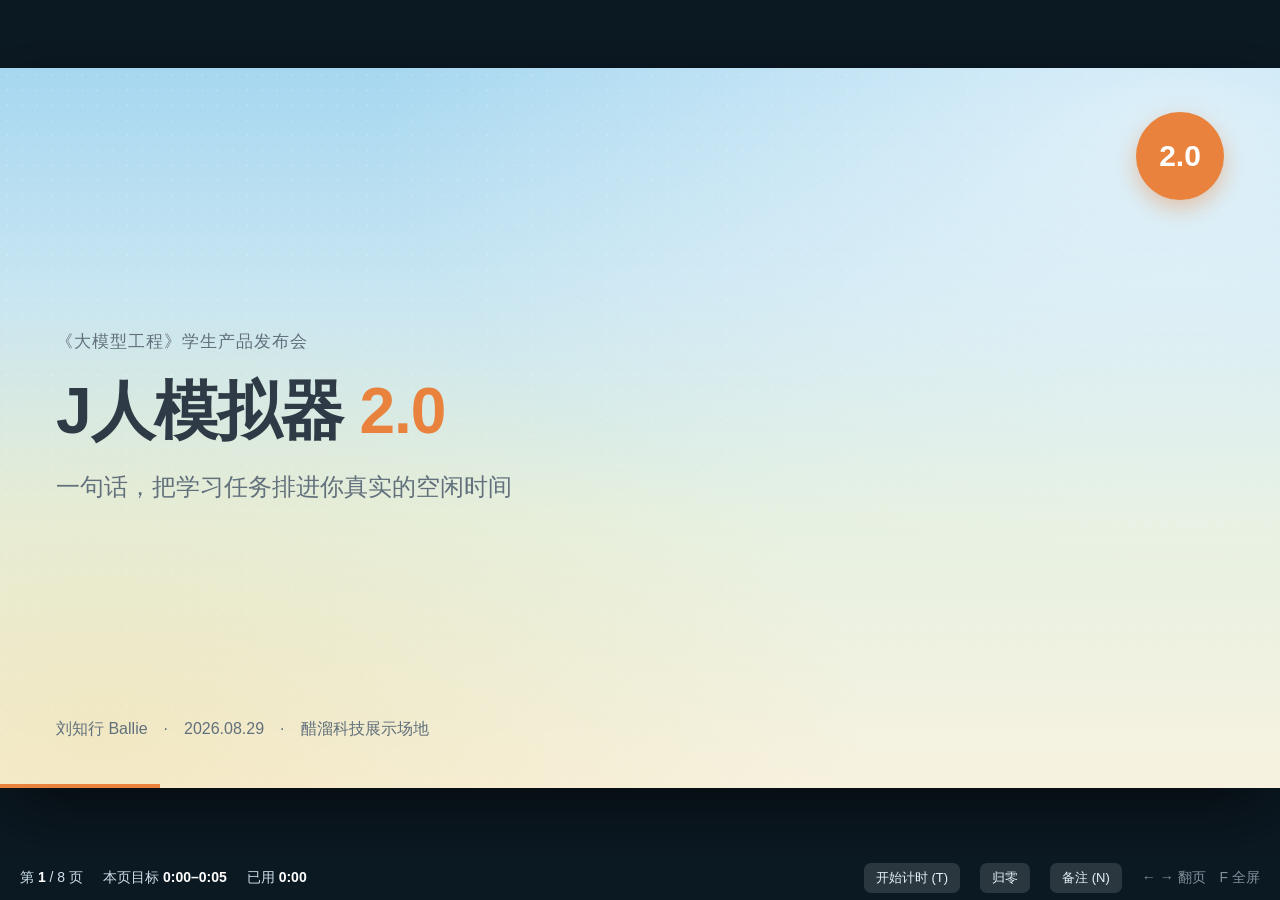
<file: docs/launch_deck_v2.html>
<!DOCTYPE html>
<html lang="zh-CN">
<head>
<meta charset="UTF-8">
<meta name="viewport" content="width=device-width, initial-scale=1.0">
<title>J人模拟器 2.0 · 产品发布会</title>
<style>
:root{
  --accent:#E8823C;
  --accent-soft:rgba(232,130,60,.14);
  --ink:#2E3A45;
  --ink-soft:#61707C;
  --card:rgba(255,255,255,.80);
  --edge:rgba(255,255,255,.9);
}
*{box-sizing:border-box;margin:0;padding:0;min-width:0;min-height:0}
html,body{height:100%}
body{
  font-family:"PingFang SC","Source Han Sans SC","Noto Sans CJK SC","Microsoft YaHei",sans-serif;
  color:var(--ink);background:#0c1a24;overflow:hidden;
}
#viewport{position:fixed;inset:0 0 44px 0;overflow:hidden}
#stage{
  position:absolute;left:50%;top:50%;
  width:1280px;height:720px;
  transform:translate(-50%,-50%) scale(1);
  transform-origin:center center;
  box-shadow:0 24px 70px rgba(0,0,0,.55);
  overflow:hidden;
}
.slide{
  position:absolute;inset:0;overflow:hidden;
  padding:48px 56px;
  display:none;flex-direction:column;
  background:
    radial-gradient(ellipse at 8% 92%, rgba(232,196,90,.22) 0%, transparent 46%),
    radial-gradient(ellipse at 92% 8%, rgba(255,255,255,.6) 0%, transparent 48%),
    linear-gradient(180deg,#A6D7F0 0%,#C7E5F2 30%,#E6F1E2 62%,#F7F2E0 100%);
}
.slide.active{display:flex}
.slide::before{
  content:"";position:absolute;inset:0;pointer-events:none;z-index:1;
  background-image:radial-gradient(rgba(255,255,255,.55) 1px, transparent 1px);
  background-size:15px 15px;opacity:.34;
}
.slide > *{position:relative;z-index:2}

h1{font-size:64px;line-height:1.14;letter-spacing:-1px;font-weight:800}
h2{font-size:40px;line-height:1.24;font-weight:800;margin-bottom:24px;flex:none}
.sub{font-size:24px;color:var(--ink-soft);line-height:1.5}
.byline{font-size:16px;color:var(--ink-soft);flex:none}
.kicker{font-size:17px;color:var(--ink-soft);letter-spacing:1px;margin-bottom:12px}
.tag{font-size:16px;color:var(--ink-soft);letter-spacing:1px;margin-bottom:8px;flex:none}
.accent{color:var(--accent)}
strong{color:var(--accent);font-weight:800}

.body{flex:1;display:flex;flex-direction:column;justify-content:center;gap:16px;overflow:hidden}

.card{
  background:var(--card);
  backdrop-filter:blur(12px);-webkit-backdrop-filter:blur(12px);
  border:1px solid var(--edge);border-radius:18px;
  padding:18px 24px;
  box-shadow:0 6px 20px rgba(46,58,69,.09);
  font-size:22px;line-height:1.45;
}
.card .k{display:block;font-size:16px;color:var(--ink-soft);margin-bottom:6px;letter-spacing:.5px}
.card.quiet{background:rgba(255,255,255,.5)}
.card.note{background:rgba(255,251,240,.92);border:1px dashed rgba(232,130,60,.5)}
.card.hl{border:2px solid var(--accent);background:rgba(255,255,255,.9)}

.cols{flex:1;display:flex;gap:20px;align-items:stretch;overflow:hidden}
.cols > .col{flex:1 1 0;display:flex;flex-direction:column;gap:14px;overflow:hidden}
.cols > .col > .card{flex:1;display:flex;flex-direction:column;justify-content:center}
.cols > .mid{flex:0 0 40px;display:flex;flex-direction:column;
  justify-content:space-around;align-items:center;color:var(--accent);font-size:26px}

.flow{display:flex;align-items:stretch;gap:0;flex:none}
.flow .node{
  flex:1 1 0;background:var(--card);backdrop-filter:blur(12px);
  border:1px solid var(--edge);border-radius:14px;
  padding:14px 10px;text-align:center;font-size:19px;line-height:1.35;
  display:flex;align-items:center;justify-content:center;
}
.flow .node.hot{background:rgba(232,130,60,.16);border-color:rgba(232,130,60,.55);font-weight:700}
.flow .arw{flex:0 0 30px;display:flex;align-items:center;justify-content:center;
  color:var(--accent);font-size:22px}

.nums{display:flex;justify-content:center;gap:52px;align-items:baseline;flex:none}
.nums .n{font-size:52px;font-weight:800;color:var(--accent);line-height:1}
.nums .u{font-size:16px;color:var(--ink-soft);margin-left:6px}

.bottomline{
  flex:none;margin-top:16px;font-size:23px;font-weight:700;line-height:1.4;
  background:var(--accent-soft);border-left:5px solid var(--accent);
  border-radius:0 12px 12px 0;padding:15px 22px;
}
.demoline{
  flex:none;margin-top:16px;font-family:ui-monospace,SFMono-Regular,Menlo,monospace;
  font-size:22px;background:rgba(255,255,255,.88);border:1px solid var(--edge);
  border-radius:14px;padding:17px 22px;text-align:center;
}
.endline{flex:none;margin-top:14px;font-size:26px;font-weight:800;color:var(--accent)}

.badge{
  position:absolute;top:44px;right:56px;z-index:3;
  width:88px;height:88px;border-radius:50%;background:var(--accent);color:#fff;
  display:flex;align-items:center;justify-content:center;font-size:30px;font-weight:800;
  box-shadow:0 8px 22px rgba(232,130,60,.42);
}
.qr{
  position:absolute;right:56px;bottom:44px;z-index:3;text-align:center;
  background:rgba(255,255,255,.94);border:1px solid var(--edge);
  border-radius:14px;padding:12px;font-size:12px;color:var(--ink-soft);
}
.qr img{display:block;width:104px;height:104px;margin-bottom:6px}
.qr .box{width:104px;height:104px;border:2px dashed rgba(46,58,69,.3);border-radius:8px;
  display:flex;align-items:center;justify-content:center;font-size:13px;margin-bottom:6px}
#bar{position:absolute;left:0;bottom:0;height:4px;background:var(--accent);z-index:5;
  transition:width .25s ease}

#hud{
  position:fixed;left:0;right:0;bottom:0;height:44px;z-index:50;
  display:flex;align-items:center;gap:20px;padding:0 20px;
  background:rgba(12,26,36,.94);color:#cfe0ea;font-size:14px;
  font-variant-numeric:tabular-nums;
}
#hud .sp{flex:1}
#hud b{color:#fff}
#hud .over{color:#ff9a8f;font-weight:700}
#hud button{background:rgba(255,255,255,.13);color:#e8f2f8;border:0;border-radius:7px;
  padding:6px 12px;font-size:13px;cursor:pointer;font-family:inherit}
#hud button:hover{background:rgba(255,255,255,.24)}
#notes{
  position:fixed;left:0;right:0;bottom:44px;z-index:49;display:none;
  max-height:34vh;overflow:auto;
  background:rgba(12,26,36,.97);color:#dbe8f0;padding:18px 24px;font-size:16px;line-height:1.65;
}
#notes.on{display:block}
#notes .t{color:var(--accent);font-weight:700;margin-bottom:6px;font-size:13px;letter-spacing:1px}

@media print{
  body{background:#fff;overflow:visible}
  #viewport{position:static;inset:auto}
  #hud,#notes{display:none!important}
  #stage{position:relative;left:auto;top:auto;transform:none!important;box-shadow:none}
  .slide{display:flex!important;position:relative;width:1280px;height:720px;page-break-after:always}
  @page{size:1280px 720px;margin:0}
}
</style>
</head>
<body>

<div id="viewport"><div id="stage">

  <!-- 1 -->
  <section class="slide" data-end="5">
    <div class="badge">2.0</div>
    <div class="body" style="gap:22px">
      <div class="kicker" style="margin:0">《大模型工程》学生产品发布会</div>
      <h1>J人模拟器 <span class="accent">2.0</span></h1>
      <p class="sub">一句话，把学习任务排进你真实的空闲时间</p>
    </div>
    <p class="byline">刘知行 Ballie　·　2026.08.29　·　醋溜科技展示场地</p>
  </section>

  <!-- 2 -->
  <section class="slide" data-end="45">
    <h2>1.0 已经能排计划了，但没人愿意用</h2>
    <div class="body">
      <div class="card"><span class="k">它确实是通的</span>录任务、设空闲、生成跨天时间轴，闭环已经跑起来了</div>
      <div class="card"><span class="k">但录一个任务要点十下</span>得切到计划列表，一个字段一个字段填表</div>
      <div class="card"><span class="k">而且慢</span>计划生成跑本地小模型 <strong>qwen3:0.6b</strong>，经常吐不出能用的结果</div>
    </div>
    <div class="bottomline">它能用，但我自己都不愿意每天打开它。</div>
  </section>

  <!-- 3 -->
  <section class="slide" data-end="120">
    <h2>升级不是我想加功能，是这三行字</h2>
    <div class="cols">
      <div class="col">
        <div class="tag">1.0 讲完那天，我写下的下周计划</div>
        <div class="card note">解决模型太慢的问题 直接用deepseek？</div>
        <div class="card note">新增新用户的ai对话设置功能</div>
        <div class="card note">把ai对话的界面放到一个更显眼的界面</div>
      </div>
      <div class="mid"><span>→</span><span>→</span><span>→</span></div>
      <div class="col">
        <div class="tag">2.0 逐条做完了</div>
        <div class="card">接入 DeepSeek，换掉本地小模型</div>
        <div class="card">空闲时间可以直接用一句话说</div>
        <div class="card">对话搬到主页，成为主体交互</div>
      </div>
    </div>
  </section>

  <!-- 4 -->
  <section class="slide" data-end="360">
    <h2>现场看一次：从一句话到一张时间表</h2>
    <div class="body">
      <div class="flow">
        <div class="node">遇到问题</div><div class="arw">→</div>
        <div class="node hot">一句话输入</div><div class="arw">→</div>
        <div class="node">AI 自己调工具</div><div class="arw">→</div>
        <div class="node">可编辑时间轴</div><div class="arw">→</div>
        <div class="node">知道今天先做什么</div>
      </div>
    </div>
    <div class="demoline">工作日晚上7点到9点有空，数学卷3张周一前，帮我排计划</div>
  </section>

  <!-- 5 -->
  <section class="slide" data-end="420">
    <h2>我把 AI 对话搬到了主页正中央</h2>
    <div class="cols" style="flex:0 0 190px">
      <div class="col">
        <div class="tag">1.0　手机小屏</div>
        <div class="card">主页只有一个计时器，要录任务得先切到计划列表填表</div>
      </div>
      <div class="mid"><span>→</span></div>
      <div class="col">
        <div class="tag">2.0　电脑网页三栏</div>
        <div class="card">打开就能直接跟 AI 说话，看板一屏铺开</div>
      </div>
    </div>
    <div class="body" style="flex:1 1 auto">
      <div class="card">
        <span class="k">代价，以及我怎么按住它</span>
        AI 可能嘴上答应却不真的保存。所以提示词里写死一条硬规则——<strong>能用工具就用工具，不许假装已经保存</strong>
      </div>
    </div>
  </section>

  <!-- 6 -->
  <section class="slide" data-end="450">
    <h2>AI 凭什么说这张卷子要 <span class="accent">375 分钟</span></h2>
    <div class="body">
      <div class="flow">
        <div class="node">「数学卷3张」</div><div class="arw">→</div>
        <div class="node">抽出数量 3</div><div class="arw">→</div>
        <div class="node">命中知识库模板</div>
      </div>
      <div class="flow">
        <div class="node">速率 × 疲劳 × 难度</div><div class="arw">→</div>
        <div class="node hot">算出三档时长</div><div class="arw">→</div>
        <div class="node">AI 只能微调 ±15%</div>
      </div>
      <div class="nums">
        <div><span class="n">305</span><span class="u">最快</span></div>
        <div><span class="n">375</span><span class="u">常见</span></div>
        <div><span class="n">461</span><span class="u">最慢</span></div>
      </div>
    </div>
    <div class="bottomline">不是让 AI 拍脑袋估时间，是让它在有证据的区间里做小幅校准。</div>
  </section>

  <!-- 7 -->
  <section class="slide" data-end="540">
    <h2>一次真实的崩溃，和我现在的边界</h2>
    <div class="cols" style="flex:0 0 210px">
      <div class="col"><div class="card"><span class="k">现象</span>后端刚启动时第一个请求会连接超时，1.0 直接崩掉，页面一片空白</div></div>
      <div class="col"><div class="card"><span class="k">修改</span>请求前先花 3 秒探活，模型不可用就返回一句中文提示，超时单独处理</div></div>
      <div class="col"><div class="card"><span class="k">结果</span>最坏情况是看到一句「DeepSeek 暂时不可用」，产品还在，<strong>不会白屏</strong></div></div>
    </div>
    <div class="body" style="flex:1 1 auto">
      <div class="card quiet">
        <span class="k">我还没解决的</span>
        失败后不会自动重试，得手动再发一次　·　对话没有逐字输出　·　估时的检索还比较粗糙
      </div>
    </div>
  </section>

  <!-- 8 -->
  <section class="slide" data-end="600">
    <h2>下一步，以及我想找的两个人</h2>
    <div class="body" style="padding-right:150px">
      <div class="card quiet"><span class="k">现在做到了</span>端到端闭环可用　·　知识库 329 条　·　2 个不用联网就能跑的测试　·　3 组估时用例全过</div>
      <div class="card hl"><span class="k">知识库数据伙伴　不需要写代码</span>我已经做好了问卷，你帮我收 <strong>30 份</strong>真实高中生的任务耗时，补进知识库当校准案例</div>
      <div class="card hl"><span class="k">评测伙伴</span>估时现在只有 3 组用例，你帮我扩到 <strong>30 组以上</strong>，写成一条命令跑完的自动回归，让「变准了」有数可证</div>
    </div>
    <div class="endline">把大任务拆小，把计划变行动。</div>
    <div class="qr"><img src="qr_github.png" alt="GitHub 二维码">github.com/diaq011/P2J</div>
  </section>

  <div id="bar"></div>
</div></div>

<div id="notes"><div class="t">演讲备注</div><div id="notes-body"></div></div>

<div id="hud">
  <span>第 <b id="pg">1</b> / 8 页</span>
  <span>本页目标 <b id="target">—</b></span>
  <span>已用 <b id="clock">0:00</b></span>
  <span id="warn"></span>
  <span class="sp"></span>
  <button id="btn-timer">开始计时 (T)</button>
  <button id="btn-reset">归零</button>
  <button id="btn-notes">备注 (N)</button>
  <span style="opacity:.6">← → 翻页　F 全屏</span>
</div>

<script>
const NOTES = [
  "不要念标题。直接进入下一页的场景。",
  "严格不超过 45 秒。三个月前我在这里讲过 1.0。它能用，但我自己都不愿意每天打开它——录一个任务要点十下，生成一次计划要等很久。这一页只花 45 秒。",
  "先读左边那三行原话，然后说「三个月后，这三行都做完了」。这一页是全场的支点。讲完接一句：这三件事说起来简单，我直接跑一遍给你们看。",
  "切出幻灯片，打开真实产品。只演示这一条完整流程，不要浏览其他页面。演示台词就是页面底部那句话。回来时接一句：刚才那一句话背后，其实是两个决定。先说改界面那个。",
  "这是这次升级里我最想讲的一个决定。以前用户得自己搞懂每个页面干什么，现在打开网页就能直接说话。风险是 AI 光说不做，所以必须用提示词把它按住。",
  "不要解释什么是 RAG，不要出现英文缩写。只讲一件事：估时必须有依据，而且这个依据可以复算。305 / 375 / 461 是真实的测试输出。",
  "这一页要讲得坦诚。失败不会让项目显得不完整，能解释失败并且改掉才说明工程能力。最后那条边界一定要说，不要跳过。",
  "招募必须说具体的活，不要只说欢迎加入。两个方向各一句话讲完，然后停在这一页等提问。"
];

const slides = [...document.querySelectorAll('.slide')];
const ends = slides.map(s => +s.dataset.end);
const $ = id => document.getElementById(id);
let cur = 0, running = false, elapsed = 0, tick = null;

const fmt = s => Math.floor(s / 60) + ':' + String(Math.floor(s % 60)).padStart(2, '0');

function render(){
  slides.forEach((s, i) => s.classList.toggle('active', i === cur));
  $('pg').textContent = cur + 1;
  const from = cur === 0 ? 0 : ends[cur - 1];
  $('target').textContent = fmt(from) + '–' + fmt(ends[cur]);
  $('notes-body').textContent = NOTES[cur];
  $('bar').style.width = ((cur + 1) / slides.length * 100) + '%';
  paint();
}

function paint(){
  $('clock').textContent = fmt(elapsed);
  const w = $('warn');
  if(elapsed > ends[cur] + 1){
    w.className = 'over';
    w.textContent = '超出本页 ' + fmt(elapsed - ends[cur]);
  } else { w.className = ''; w.textContent = ''; }
}

const clamp = i => Math.max(0, Math.min(slides.length - 1, i));
const go = d => { cur = clamp(cur + d); location.hash = cur + 1; render(); };

function fromHash(){
  const n = parseInt(location.hash.slice(1), 10);
  if(!isNaN(n)) cur = clamp(n - 1);
}
window.addEventListener('hashchange', () => { fromHash(); render(); });

function toggleTimer(){
  running = !running;
  $('btn-timer').textContent = running ? '暂停 (T)' : '开始计时 (T)';
  clearInterval(tick);
  if(running) tick = setInterval(() => { elapsed++; paint(); }, 1000);
}

$('btn-timer').onclick = toggleTimer;
$('btn-reset').onclick = () => {
  elapsed = 0; running = false; clearInterval(tick);
  $('btn-timer').textContent = '开始计时 (T)';
  paint();
};
$('btn-notes').onclick = () => $('notes').classList.toggle('on');

document.addEventListener('keydown', e => {
  if(e.key === 'ArrowRight' || e.key === 'PageDown' || e.key === ' '){ e.preventDefault(); go(1); }
  else if(e.key === 'ArrowLeft' || e.key === 'PageUp'){ e.preventDefault(); go(-1); }
  else if(e.key === 'n' || e.key === 'N') $('notes').classList.toggle('on');
  else if(e.key === 't' || e.key === 'T') toggleTimer();
  else if(e.key === 'f' || e.key === 'F'){
    if(document.fullscreenElement) document.exitFullscreen();
    else document.documentElement.requestFullscreen();
  }
});

function fit(){
  const vp = $('viewport');
  const k = Math.min(vp.clientWidth / 1280, vp.clientHeight / 720);
  $('stage').style.transform = 'translate(-50%,-50%) scale(' + k + ')';
}
window.addEventListener('resize', fit);
document.addEventListener('fullscreenchange', fit);
fit();
fromHash();
render();
</script>
</body>
</html>
</file>
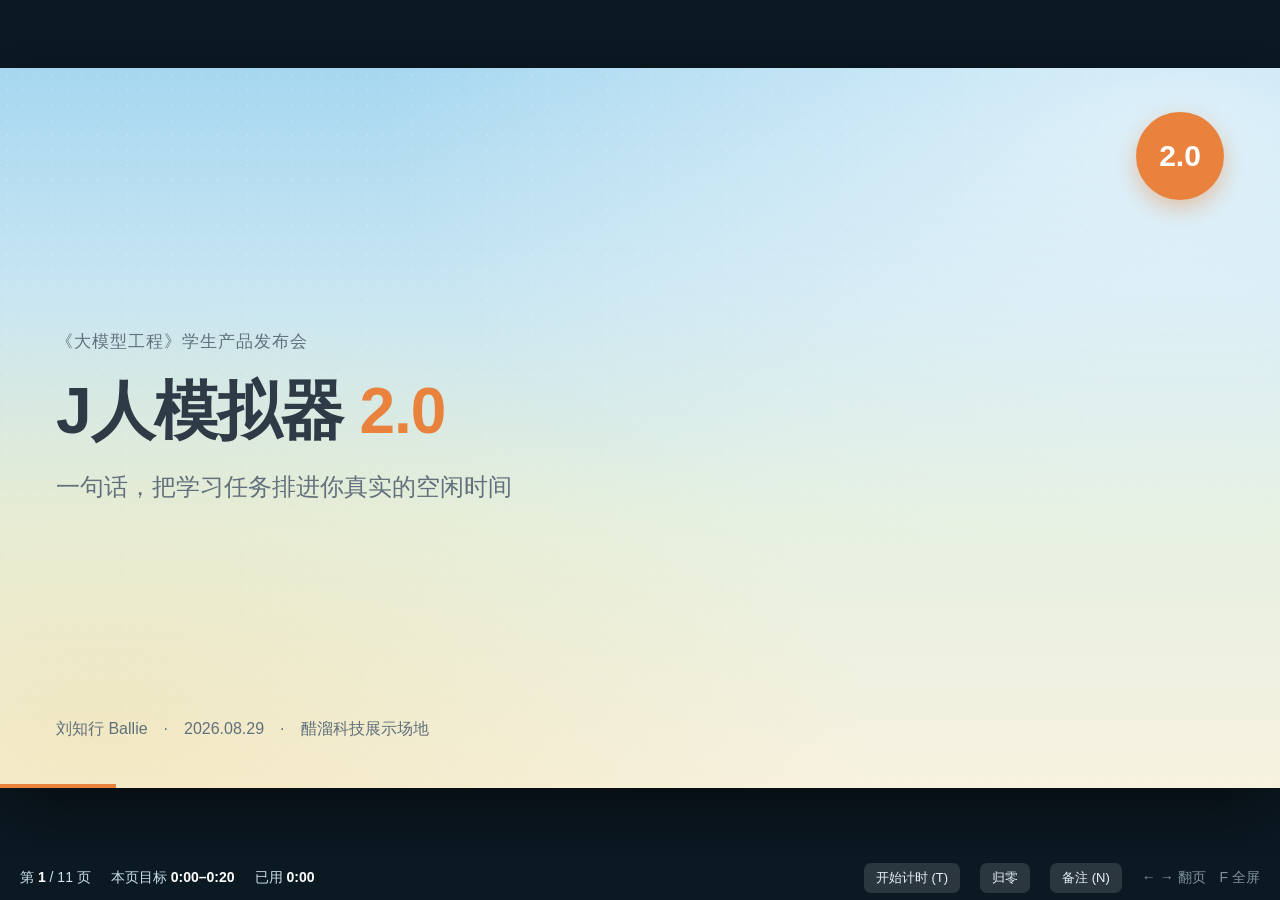
<file: docs/launch_deck_v2_副本.html>
<!DOCTYPE html>
<html lang="zh-CN">
<head>
<meta charset="UTF-8">
<meta name="viewport" content="width=device-width, initial-scale=1.0">
<title>J人模拟器 2.0 · 产品发布会</title>
<style>
:root{
  --accent:#E8823C;
  --accent-soft:rgba(232,130,60,.14);
  --ink:#2E3A45;
  --ink-soft:#61707C;
  --card:rgba(255,255,255,.80);
  --edge:rgba(255,255,255,.9);
}
*{box-sizing:border-box;margin:0;padding:0;min-width:0;min-height:0}
html,body{height:100%}
body{
  font-family:"PingFang SC","Source Han Sans SC","Noto Sans CJK SC","Microsoft YaHei",sans-serif;
  color:var(--ink);background:#0c1a24;overflow:hidden;
}
#viewport{position:fixed;inset:0 0 44px 0;overflow:hidden}
#stage{
  position:absolute;left:50%;top:50%;
  width:1280px;height:720px;
  transform:translate(-50%,-50%) scale(1);
  transform-origin:center center;
  box-shadow:0 24px 70px rgba(0,0,0,.55);
  overflow:hidden;
}
.slide{
  position:absolute;inset:0;overflow:hidden;
  padding:48px 56px;
  display:none;flex-direction:column;
  background:
    radial-gradient(ellipse at 8% 92%, rgba(232,196,90,.22) 0%, transparent 46%),
    radial-gradient(ellipse at 92% 8%, rgba(255,255,255,.6) 0%, transparent 48%),
    linear-gradient(180deg,#A6D7F0 0%,#C7E5F2 30%,#E6F1E2 62%,#F7F2E0 100%);
}
.slide.active{display:flex}
.slide::before{
  content:"";position:absolute;inset:0;pointer-events:none;z-index:1;
  background-image:radial-gradient(rgba(255,255,255,.55) 1px, transparent 1px);
  background-size:15px 15px;opacity:.34;
}
.slide > *{position:relative;z-index:2}

h1{font-size:64px;line-height:1.14;letter-spacing:-1px;font-weight:800}
h2{font-size:40px;line-height:1.24;font-weight:800;margin-bottom:24px;flex:none}
.sub{font-size:24px;color:var(--ink-soft);line-height:1.5}
.byline{font-size:16px;color:var(--ink-soft);flex:none}
.kicker{font-size:17px;color:var(--ink-soft);letter-spacing:1px;margin-bottom:12px}
.tag{font-size:16px;color:var(--ink-soft);letter-spacing:1px;margin-bottom:8px;flex:none}
.accent{color:var(--accent)}
strong{color:var(--accent);font-weight:800}

.body{flex:1;display:flex;flex-direction:column;justify-content:center;gap:16px;overflow:hidden}

.card{
  background:var(--card);
  backdrop-filter:blur(12px);-webkit-backdrop-filter:blur(12px);
  border:1px solid var(--edge);border-radius:18px;
  padding:18px 24px;
  box-shadow:0 6px 20px rgba(46,58,69,.09);
  font-size:22px;line-height:1.45;
}
.card .k{display:block;font-size:16px;color:var(--ink-soft);margin-bottom:6px;letter-spacing:.5px}
.card.quiet{background:rgba(255,255,255,.5)}
.card.note{background:rgba(255,251,240,.92);border:1px dashed rgba(232,130,60,.5)}
.card.hl{border:2px solid var(--accent);background:rgba(255,255,255,.9)}
.card.big{font-size:26px;line-height:1.5}

.cols{flex:1;display:flex;gap:20px;align-items:stretch;overflow:hidden}
.cols > .col{flex:1 1 0;display:flex;flex-direction:column;gap:14px;overflow:hidden}
.cols > .col > .card{flex:1;display:flex;flex-direction:column;justify-content:center}
.cols > .mid{flex:0 0 40px;display:flex;flex-direction:column;
  justify-content:space-around;align-items:center;color:var(--accent);font-size:26px}

.flow{display:flex;align-items:stretch;gap:0;flex:none}
.flow .node{
  flex:1 1 0;background:var(--card);backdrop-filter:blur(12px);
  border:1px solid var(--edge);border-radius:14px;
  padding:14px 10px;text-align:center;font-size:19px;line-height:1.35;
  display:flex;align-items:center;justify-content:center;
}
.flow .node.hot{background:rgba(232,130,60,.16);border-color:rgba(232,130,60,.55);font-weight:700}
.flow .arw{flex:0 0 30px;display:flex;align-items:center;justify-content:center;
  color:var(--accent);font-size:22px}

.nums{display:flex;justify-content:center;gap:52px;align-items:baseline;flex:none}
.nums .n{font-size:52px;font-weight:800;color:var(--accent);line-height:1}
.nums .u{font-size:16px;color:var(--ink-soft);margin-left:6px}

.bottomline{
  flex:none;margin-top:16px;font-size:23px;font-weight:700;line-height:1.4;
  background:var(--accent-soft);border-left:5px solid var(--accent);
  border-radius:0 12px 12px 0;padding:15px 22px;
}
.demoline{
  flex:none;margin-top:16px;font-family:ui-monospace,SFMono-Regular,Menlo,monospace;
  font-size:22px;background:rgba(255,255,255,.88);border:1px solid var(--edge);
  border-radius:14px;padding:17px 22px;text-align:center;
}
.endline{flex:none;margin-top:14px;font-size:26px;font-weight:800;color:var(--accent)}

.badge{
  position:absolute;top:44px;right:56px;z-index:3;
  width:88px;height:88px;border-radius:50%;background:var(--accent);color:#fff;
  display:flex;align-items:center;justify-content:center;font-size:30px;font-weight:800;
  box-shadow:0 8px 22px rgba(232,130,60,.42);
}
.qr{
  position:absolute;right:56px;bottom:44px;z-index:3;text-align:center;
  background:rgba(255,255,255,.94);border:1px solid var(--edge);
  border-radius:14px;padding:12px;font-size:12px;color:var(--ink-soft);
}
.qr img{display:block;width:104px;height:104px;margin-bottom:6px}
#bar{position:absolute;left:0;bottom:0;height:4px;background:var(--accent);z-index:5;
  transition:width .25s ease}

#hud{
  position:fixed;left:0;right:0;bottom:0;height:44px;z-index:50;
  display:flex;align-items:center;gap:20px;padding:0 20px;
  background:rgba(12,26,36,.94);color:#cfe0ea;font-size:14px;
  font-variant-numeric:tabular-nums;
}
#hud .sp{flex:1}
#hud b{color:#fff}
#hud .over{color:#ff9a8f;font-weight:700}
#hud button{background:rgba(255,255,255,.13);color:#e8f2f8;border:0;border-radius:7px;
  padding:6px 12px;font-size:13px;cursor:pointer;font-family:inherit}
#hud button:hover{background:rgba(255,255,255,.24)}
#notes{
  position:fixed;left:0;right:0;bottom:44px;z-index:49;display:none;
  max-height:34vh;overflow:auto;
  background:rgba(12,26,36,.97);color:#dbe8f0;padding:18px 24px;font-size:16px;line-height:1.65;
}
#notes.on{display:block}
#notes .t{color:var(--accent);font-weight:700;margin-bottom:6px;font-size:13px;letter-spacing:1px}

@media print{
  body{background:#fff;overflow:visible}
  #viewport{position:static;inset:auto}
  #hud,#notes{display:none!important}
  #stage{position:relative;left:auto;top:auto;transform:none!important;box-shadow:none}
  .slide{display:flex!important;position:relative;width:1280px;height:720px;page-break-after:always}
  @page{size:1280px 720px;margin:0}
}
</style>
</head>
<body>

<div id="viewport"><div id="stage">

  <!-- 1 封面 -->
  <section class="slide" data-end="20">
    <div class="badge">2.0</div>
    <div class="body" style="gap:22px">
      <div class="kicker" style="margin:0">《大模型工程》学生产品发布会</div>
      <h1>J人模拟器 <span class="accent">2.0</span></h1>
      <p class="sub">一句话，把学习任务排进你真实的空闲时间</p>
    </div>
    <p class="byline">刘知行 Ballie　·　2026.08.29　·　醋溜科技展示场地</p>
  </section>

  <!-- 2 自我介绍 -->
  <section class="slide" data-end="65">
    <h2>先说说我是谁</h2>
    <div class="body">
      <div class="card big">
        刘知行 Ballie　·　成都树德中学国际部<br>
        学编程 5 年　·　CSP-J 一等奖
      </div>
      <div class="flow">
        <div class="node">编程入门</div><div class="arw">→</div>
        <div class="node">算法竞赛</div><div class="arw">→</div>
        <div class="node">CSP-J 一等奖</div><div class="arw">→</div>
        <div class="node hot">AI 项目实践</div>
      </div>
    </div>
    <div class="bottomline">但我其实是个不太会给自己排计划的人。这个项目，就是从这儿开始的。</div>
  </section>

  <!-- 3 项目背景 -->
  <section class="slide" data-end="120">
    <h2>很多同学不是不努力，是不会安排</h2>
    <div class="body">
      <div class="card"><span class="k">不会估时间</span>一张卷子要写多久？200 个单词背多久？自己心里没数</div>
      <div class="card"><span class="k">不会排截止日</span>好几个任务、好几个 DDL，每天空闲时间还都不一样</div>
      <div class="card"><span class="k">工具门槛太高</span>市面上的日程 App 全是表单和设置，录一个任务要点十下</div>
    </div>
    <div class="bottomline">结果是，光把「今天该做什么」想清楚，就已经很累了。</div>
  </section>

  <!-- 4 项目概述 -->
  <section class="slide" data-end="175">
    <h2>J人模拟器：把这三件事合并成一句话</h2>
    <div class="body">
      <div class="card big">
        你像发微信一样说一句话，它自动<strong>记下任务</strong>、<strong>估出耗时</strong>、
        <strong>排进你真实的空闲时间</strong>。
      </div>
      <div class="flow">
        <div class="node">说一句话</div><div class="arw">→</div>
        <div class="node">记下任务</div><div class="arw">→</div>
        <div class="node">估出耗时</div><div class="arw">→</div>
        <div class="node">排进空闲</div>
      </div>
    </div>
    <div class="bottomline">它不讲题，也不替你写作业。它只负责让你知道，今天先做哪一件。</div>
  </section>

  <!-- 5 现场演示 -->
  <section class="slide" data-end="430">
    <h2>现场看一次</h2>
    <div class="body">
      <div class="flow">
        <div class="node">遇到问题</div><div class="arw">→</div>
        <div class="node hot">一句话输入</div><div class="arw">→</div>
        <div class="node">AI 自己调工具</div><div class="arw">→</div>
        <div class="node">可编辑时间轴</div><div class="arw">→</div>
        <div class="node">知道今天先做什么</div>
      </div>
      <div class="card quiet">
        <span class="k">演示顺序</span>
        先看老办法：手动填一个任务，学科、类型、难度、截止日，一个一个选　→　再看现在：一句话
      </div>
    </div>
    <div class="demoline">工作日晚上7点到9点有空，数学卷3张周一前，帮我排计划</div>
  </section>

  <!-- 6 关键设计 -->
  <section class="slide" data-end="485">
    <h2>为什么主页是一个聊天框</h2>
    <div class="cols" style="flex:0 0 175px">
      <div class="col">
        <div class="tag">表单的问题</div>
        <div class="card">用户得先搞懂每个页面分别是干什么的，才敢开始用</div>
      </div>
      <div class="mid"><span>→</span></div>
      <div class="col">
        <div class="tag">现在</div>
        <div class="card">打开网页就能直接说话，不用学</div>
      </div>
    </div>
    <div class="body" style="flex:1 1 auto">
      <div class="card">
        <span class="k">但这样有个风险，以及我怎么按住它</span>
        AI 很会把话说得让你满意，它可能回一句「已经记下了」，其实什么都没存。
        所以我给了它五个真能动手的工具，并写死一条规则——<strong>能用工具就用工具，不许假装已经保存</strong>
      </div>
    </div>
  </section>

  <!-- 7 工程亮点 -->
  <section class="slide" data-end="530">
    <h2>它凭什么说这张卷子要 <span class="accent">375 分钟</span></h2>
    <div class="body">
      <div class="flow">
        <div class="node">「数学卷3张」</div><div class="arw">→</div>
        <div class="node">抽出数量 3</div><div class="arw">→</div>
        <div class="node">查知识库里的标准速度</div>
      </div>
      <div class="flow">
        <div class="node">乘上难度、疲劳、P人系数</div><div class="arw">→</div>
        <div class="node hot">算出三档时长</div><div class="arw">→</div>
        <div class="node">AI 只能微调 ±15%</div>
      </div>
      <div class="nums">
        <div><span class="n">305</span><span class="u">最快</span></div>
        <div><span class="n">375</span><span class="u">常见</span></div>
        <div><span class="n">461</span><span class="u">最慢</span></div>
      </div>
    </div>
    <div class="bottomline">不是让 AI 拍脑袋估时间，是让它在算好的区间里做小幅校准。</div>
  </section>

  <!-- 8 失败与边界 -->
  <section class="slide" data-end="585">
    <h2>一次真实的崩溃，和我现在的边界</h2>
    <div class="cols" style="flex:0 0 210px">
      <div class="col"><div class="card"><span class="k">现象</span>后端刚启动时第一个请求会连接超时，整个页面白掉，用户不知道发生了什么</div></div>
      <div class="col"><div class="card"><span class="k">修改</span>正式请求前先花 3 秒确认模型在不在，不在就返回一句人话，超时单独处理</div></div>
      <div class="col"><div class="card"><span class="k">结果</span>最坏情况是看到一句「DeepSeek 暂时不可用」，产品还在，<strong>不会白屏</strong></div></div>
    </div>
    <div class="body" style="flex:1 1 auto">
      <div class="card quiet">
        <span class="k">我还没解决的</span>
        失败后不会自动重试，得手动再发一次　·　对话没有逐字输出　·　估时的检索还比较粗糙
      </div>
    </div>
  </section>

  <!-- 9 这半年改了什么 -->
  <section class="slide" data-end="620">
    <h2>顺带一提，这半年它变了三件事</h2>
    <div class="body">
      <div class="card"><span class="k">从手机搬到电脑</span>大屏能把整个看板一次铺开，对时间的感觉完全不一样</div>
      <div class="card"><span class="k">主页从表单变成对话</span>不用再学每个页面是干什么的</div>
      <div class="card"><span class="k">估时换了大脑</span>从跑在我电脑上的小模型，换成 DeepSeek，又快又稳</div>
    </div>
  </section>

  <!-- 10 下一步 -->
  <section class="slide" data-end="655">
    <h2>下一步：让它更懂你</h2>
    <div class="body">
      <div class="card quiet"><span class="k">它现在已经会记了</span>你每次打卡，实际花的时间会被存下来，下次估同类任务会参考</div>
      <div class="card hl"><span class="k">但它记住的只是数字</span>我希望它能得出「<strong>你数学整体比平均慢两成</strong>」这样的结论，而不只是「你上次用了 400 分钟」</div>
      <div class="card"><span class="k">还要做的</span>失败自动重试　·　对话逐字输出　·　知识库接入向量检索</div>
    </div>
    <div class="bottomline">同样一张卷子，给不同的人排的时间，本来就该不一样。</div>
  </section>

  <!-- 11 招募 -->
  <section class="slide" data-end="700">
    <h2>我想找的两个人</h2>
    <div class="body" style="padding-right:150px">
      <div class="card quiet"><span class="k">现在做到了</span>端到端闭环可用　·　知识库 329 条　·　2 个不用联网就能跑的测试　·　3 组估时用例全过</div>
      <div class="card hl"><span class="k">知识库数据伙伴　不需要写代码</span>我已经做好了问卷，你帮我收 <strong>30 份</strong>真实高中生的任务耗时，补进知识库当校准案例</div>
      <div class="card hl"><span class="k">评测伙伴</span>估时现在只有 3 组用例，你帮我扩到 <strong>30 组以上</strong>，写成一条命令跑完的自动回归，让「变准了」有数可证</div>
    </div>
    <div class="endline">把大任务拆小，把计划变行动。</div>
    <div class="qr"><img src="qr_github.png" alt="GitHub 二维码">github.com/diaq011/P2J</div>
  </section>

  <div id="bar"></div>
</div></div>

<div id="notes"><div class="t">演讲备注</div><div id="notes-body"></div></div>

<div id="hud">
  <span>第 <b id="pg">1</b> / 11 页</span>
  <span>本页目标 <b id="target">—</b></span>
  <span>已用 <b id="clock">0:00</b></span>
  <span id="warn"></span>
  <span class="sp"></span>
  <button id="btn-timer">开始计时 (T)</button>
  <button id="btn-reset">归零</button>
  <button id="btn-notes">备注 (N)</button>
  <span style="opacity:.6">← → 翻页　F 全屏</span>
</div>

<script>
const NOTES = [
  "不要念标题。深呼吸，看一眼观众再开口。",
  "自我介绍别背简历，快速带过身份，重点落在最后那句：我自己就是那个不会排计划的人。这句话说完直接翻页，它就是你进入下一页的桥。",
  "这一页是讲给完全不了解的人听的。可以举自己的真实例子：周末堆着数学卷、英语作文、还要复习，结果一整天都在纠结先做哪个。让家长和同学先点头，再讲产品。",
  "这一页是产品的定义，讲慢一点，确保每个人都听懂了「说一句话就行」这件事。最后那句「它不讲题，也不替你写作业」很重要，能挡掉一半的误解。",
  "先演老办法：手动填一个任务，学科、类型、难度、截止日一个个选，让观众自己感觉到烦。然后说「所以我把它改成了这样」，再一句话演示。这个对比不用讲，演出来就够了。演示完回来接一句：刚才那一句话背后，其实有两个设计。",
  "先说表单的问题，再说现在。重点是后半段：AI 很会说漂亮话，所以我不能只让它说话，得给它真能动手的工具，还要用规则按住它。",
  "不要解释什么是 RAG，不要出现英文缩写。只讲一件事：估时是算出来的，不是猜的。305 / 375 / 461 是真实的测试输出，现场数字有浮动就说那是 AI 在做微调。",
  "讲得坦诚。失败不会让项目显得不完整，能解释失败并且改掉才说明工程能力。最后那条边界一定要说，不要跳过。",
  "这一页 35 秒带过就行，语气是「顺带一提」，不要展开。观众没听过 1.0，不用铺垫，直接说这半年变了什么。",
  "先说它已经会记了，再说这还不够。落点是那句「同样一张卷子，给不同的人排的时间本来就该不一样」。",
  "招募要说具体的活，不要只说欢迎加入。两个方向各一句话讲完，然后停在这一页等提问，别急着退出。"
];

const slides = [...document.querySelectorAll('.slide')];
const ends = slides.map(s => +s.dataset.end);
const $ = id => document.getElementById(id);
let cur = 0, running = false, elapsed = 0, tick = null;

const fmt = s => Math.floor(s / 60) + ':' + String(Math.floor(s % 60)).padStart(2, '0');

function render(){
  slides.forEach((s, i) => s.classList.toggle('active', i === cur));
  $('pg').textContent = cur + 1;
  const from = cur === 0 ? 0 : ends[cur - 1];
  $('target').textContent = fmt(from) + '–' + fmt(ends[cur]);
  $('notes-body').textContent = NOTES[cur];
  $('bar').style.width = ((cur + 1) / slides.length * 100) + '%';
  paint();
}

function paint(){
  $('clock').textContent = fmt(elapsed);
  const w = $('warn');
  if(elapsed > ends[cur] + 1){
    w.className = 'over';
    w.textContent = '超出本页 ' + fmt(elapsed - ends[cur]);
  } else { w.className = ''; w.textContent = ''; }
}

const clamp = i => Math.max(0, Math.min(slides.length - 1, i));
const go = d => { cur = clamp(cur + d); location.hash = cur + 1; render(); };

function fromHash(){
  const n = parseInt(location.hash.slice(1), 10);
  if(!isNaN(n)) cur = clamp(n - 1);
}
window.addEventListener('hashchange', () => { fromHash(); render(); });

function toggleTimer(){
  running = !running;
  $('btn-timer').textContent = running ? '暂停 (T)' : '开始计时 (T)';
  clearInterval(tick);
  if(running) tick = setInterval(() => { elapsed++; paint(); }, 1000);
}

$('btn-timer').onclick = toggleTimer;
$('btn-reset').onclick = () => {
  elapsed = 0; running = false; clearInterval(tick);
  $('btn-timer').textContent = '开始计时 (T)';
  paint();
};
$('btn-notes').onclick = () => $('notes').classList.toggle('on');

document.addEventListener('keydown', e => {
  if(e.key === 'ArrowRight' || e.key === 'PageDown' || e.key === ' '){ e.preventDefault(); go(1); }
  else if(e.key === 'ArrowLeft' || e.key === 'PageUp'){ e.preventDefault(); go(-1); }
  else if(e.key === 'n' || e.key === 'N') $('notes').classList.toggle('on');
  else if(e.key === 't' || e.key === 'T') toggleTimer();
  else if(e.key === 'f' || e.key === 'F'){
    if(document.fullscreenElement) document.exitFullscreen();
    else document.documentElement.requestFullscreen();
  }
});

function fit(){
  const vp = $('viewport');
  const k = Math.min(vp.clientWidth / 1280, vp.clientHeight / 720);
  $('stage').style.transform = 'translate(-50%,-50%) scale(' + k + ')';
}
window.addEventListener('resize', fit);
document.addEventListener('fullscreenchange', fit);
fit();
fromHash();
render();
</script>
</body>
</html>
</file>
